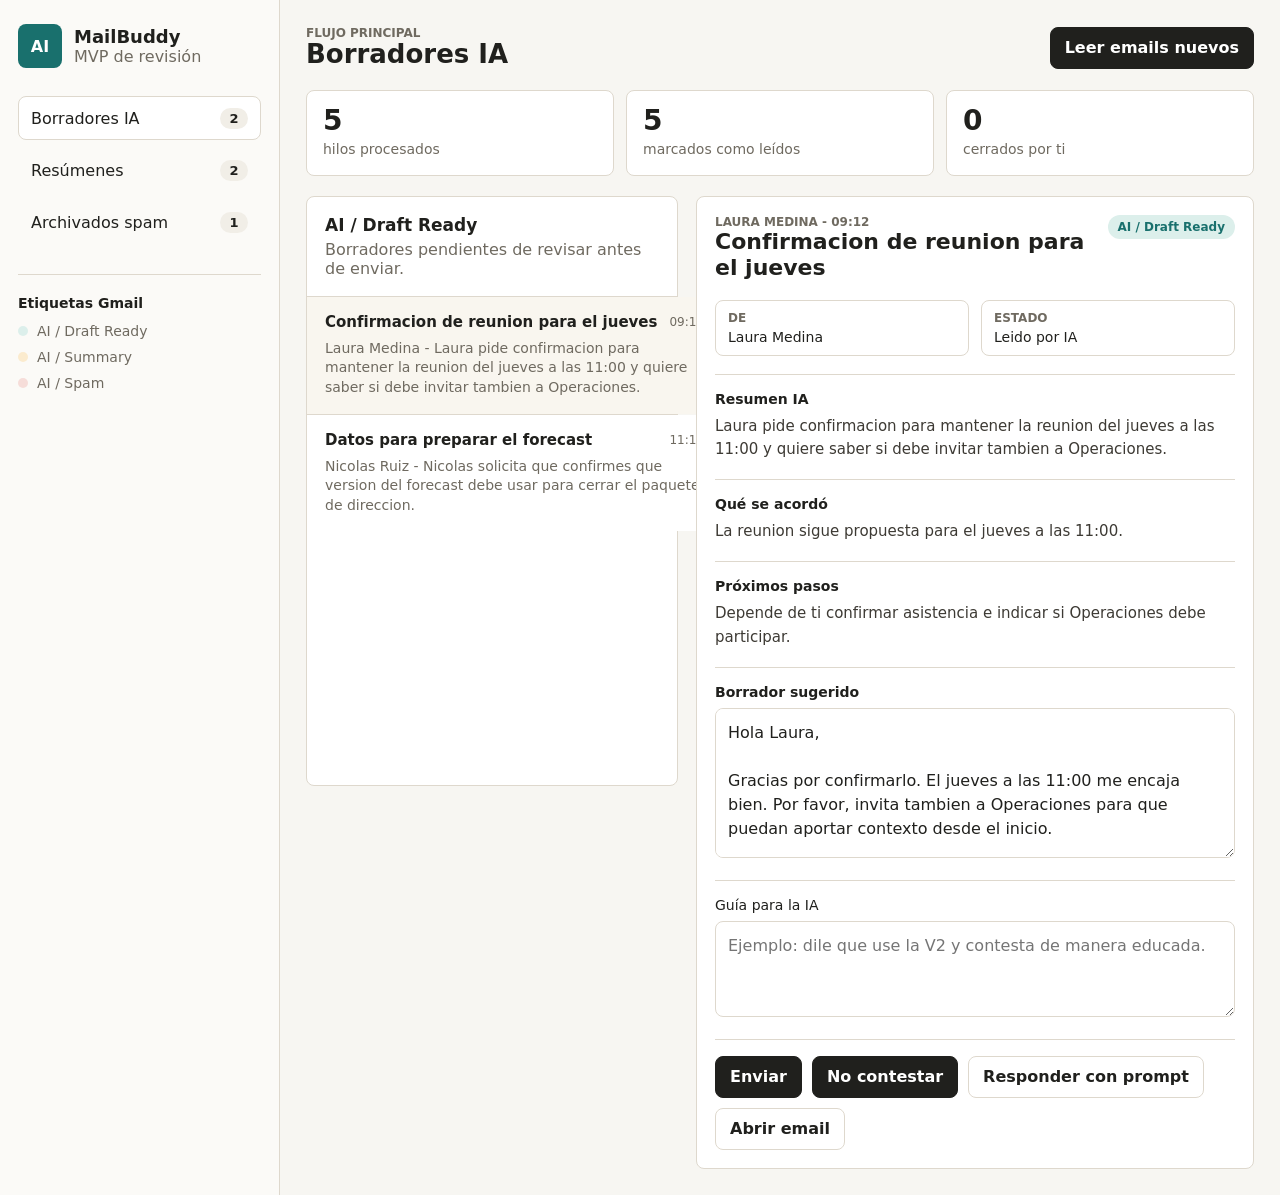
<file: gmail-ai-copilot-mvp/index.html>
<!doctype html>
<html lang="es">
  <head>
    <meta charset="utf-8" />
    <meta name="viewport" content="width=device-width, initial-scale=1" />
    <title>MailBuddy MVP</title>
    <link rel="stylesheet" href="./styles.css" />
  </head>
  <body>
    <main class="app-shell">
      <aside class="sidebar" aria-label="Colas IA">
        <div class="brand">
          <span class="brand-mark" aria-hidden="true">AI</span>
          <div>
            <h1>MailBuddy</h1>
            <p>MVP de revisión</p>
          </div>
        </div>

        <nav class="queue-nav" aria-label="Vistas">
          <button class="nav-item active" data-view="drafts">
            <span>Borradores IA</span>
            <strong id="draftCount">0</strong>
          </button>
          <button class="nav-item" data-view="summaries">
            <span>Resúmenes</span>
            <strong id="summaryCount">0</strong>
          </button>
          <button class="nav-item" data-view="spam">
            <span>Archivados spam</span>
            <strong id="spamCount">0</strong>
          </button>
        </nav>

        <section class="labels" aria-label="Etiquetas Gmail">
          <h2>Etiquetas Gmail</h2>
          <p><span class="label-dot draft"></span>AI / Draft Ready</p>
          <p><span class="label-dot summary"></span>AI / Summary</p>
          <p><span class="label-dot spam"></span>AI / Spam</p>
        </section>
      </aside>

      <section class="workspace">
        <header class="topbar">
          <div>
            <p class="eyebrow">Flujo principal</p>
            <h2 id="viewTitle">Borradores IA</h2>
          </div>
          <button class="primary-action" id="processButton" type="button">
            Leer emails nuevos
          </button>
        </header>

        <section class="metrics" aria-label="Resumen operativo">
          <article>
            <span id="processedCount">0</span>
            <p>hilos procesados</p>
          </article>
          <article>
            <span id="readCount">0</span>
            <p>marcados como leídos</p>
          </article>
          <article>
            <span id="reviewedCount">0</span>
            <p>cerrados por ti</p>
          </article>
        </section>

        <div class="content-grid">
          <section class="thread-list" aria-label="Hilos">
            <div class="list-header">
              <h3 id="listTitle">AI / Draft Ready</h3>
              <p id="listHint">Borradores pendientes de revisar antes de enviar.</p>
            </div>
            <div id="threadList" class="thread-items"></div>
          </section>

          <section class="review-panel" aria-label="Panel lateral IA">
            <div id="emptyPanel" class="empty-panel">
              <h3>Sin hilo seleccionado</h3>
              <p>Elige un hilo de la cola o procesa emails nuevos.</p>
            </div>

            <article id="reviewCard" class="review-card hidden">
              <div class="card-header">
                <div>
                  <p id="cardMeta" class="eyebrow">Email</p>
                  <h3 id="cardSubject"></h3>
                </div>
                <span id="cardLabel" class="status-label"></span>
              </div>

              <dl class="email-meta">
                <div>
                  <dt>De</dt>
                  <dd id="cardSender"></dd>
                </div>
                <div>
                  <dt>Estado</dt>
                  <dd id="cardReadState"></dd>
                </div>
              </dl>

              <section class="panel-section">
                <h4>Resumen IA</h4>
                <p id="cardSummary"></p>
              </section>

              <section id="agreementBlock" class="panel-section">
                <h4>Qué se acordó</h4>
                <p id="cardAgreements"></p>
              </section>

              <section id="nextBlock" class="panel-section">
                <h4>Próximos pasos</h4>
                <p id="cardNextSteps"></p>
              </section>

              <section id="draftBlock" class="panel-section draft-block hidden">
                <h4>Borrador sugerido</h4>
                <textarea id="draftText" aria-label="Borrador sugerido"></textarea>
              </section>

              <section id="promptBlock" class="panel-section prompt-block hidden">
                <label for="promptInput">Guía para la IA</label>
                <textarea
                  id="promptInput"
                  placeholder="Ejemplo: dile que use la V2 y contesta de manera educada."
                ></textarea>
              </section>

              <div class="action-row" id="actionRow"></div>
            </article>
          </section>
        </div>
      </section>
    </main>

    <div id="toast" class="toast" role="status" aria-live="polite"></div>
    <script src="./app.js?v=5"></script>
  </body>
</html>
</file>
<file: gmail-ai-copilot-mvp/styles.css>
:root {
  color-scheme: light;
  --bg: #f7f6f2;
  --surface: #ffffff;
  --surface-strong: #f1eee7;
  --ink: #20201d;
  --muted: #6f6a60;
  --line: #ded8cd;
  --teal: #19706d;
  --teal-soft: #dcefeb;
  --amber: #9b681d;
  --amber-soft: #fbebce;
  --red: #a23b33;
  --red-soft: #f6ddd9;
  --focus: #2f7f7b;
  font-family:
    Inter, ui-sans-serif, system-ui, -apple-system, BlinkMacSystemFont, "Segoe UI",
    sans-serif;
}

* {
  box-sizing: border-box;
}

body {
  margin: 0;
  min-height: 100vh;
  background: var(--bg);
  color: var(--ink);
}

button,
textarea {
  font: inherit;
}

button {
  cursor: pointer;
}

.app-shell {
  display: grid;
  grid-template-columns: 280px minmax(0, 1fr);
  min-height: 100vh;
}

.sidebar {
  border-right: 1px solid var(--line);
  background: #fbfaf7;
  padding: 24px 18px;
}

.brand {
  display: flex;
  align-items: center;
  gap: 12px;
  margin-bottom: 28px;
}

.brand-mark {
  display: grid;
  width: 44px;
  height: 44px;
  place-items: center;
  border-radius: 8px;
  background: var(--teal);
  color: white;
  font-weight: 800;
}

.brand h1,
.brand p,
.topbar h2,
.topbar p,
.labels h2,
.labels p,
.list-header h3,
.list-header p,
.review-card h3,
.review-card h4,
.review-card p {
  margin: 0;
}

.brand h1 {
  font-size: 18px;
  line-height: 1.2;
}

.brand p,
.labels p,
.list-header p,
.email-meta,
.eyebrow {
  color: var(--muted);
}

.queue-nav {
  display: grid;
  gap: 8px;
}

.nav-item {
  display: flex;
  align-items: center;
  justify-content: space-between;
  min-height: 44px;
  border: 1px solid transparent;
  border-radius: 8px;
  background: transparent;
  padding: 10px 12px;
  color: var(--ink);
  text-align: left;
}

.nav-item:hover,
.nav-item.active {
  border-color: var(--line);
  background: var(--surface);
}

.nav-item strong {
  min-width: 28px;
  border-radius: 999px;
  background: var(--surface-strong);
  padding: 3px 8px;
  text-align: center;
  font-size: 13px;
}

.labels {
  margin-top: 30px;
  border-top: 1px solid var(--line);
  padding-top: 20px;
}

.labels h2 {
  margin-bottom: 12px;
  font-size: 14px;
}

.labels p {
  display: flex;
  align-items: center;
  gap: 9px;
  margin-bottom: 10px;
  font-size: 14px;
}

.label-dot {
  width: 10px;
  height: 10px;
  border-radius: 999px;
}

.label-dot.draft,
.status-label.draft {
  background: var(--teal-soft);
  color: var(--teal);
}

.label-dot.summary,
.status-label.summary {
  background: var(--amber-soft);
  color: var(--amber);
}

.label-dot.spam,
.status-label.spam {
  background: var(--red-soft);
  color: var(--red);
}

.workspace {
  min-width: 0;
  padding: 26px;
}

.topbar {
  display: flex;
  align-items: center;
  justify-content: space-between;
  gap: 18px;
  margin-bottom: 20px;
}

.eyebrow {
  margin-bottom: 4px;
  font-size: 12px;
  font-weight: 700;
  letter-spacing: 0;
  text-transform: uppercase;
}

.topbar h2 {
  font-size: 26px;
  line-height: 1.15;
}

.primary-action,
.action-row button {
  min-height: 42px;
  border: 1px solid var(--ink);
  border-radius: 8px;
  background: var(--ink);
  color: white;
  padding: 9px 14px;
  font-weight: 700;
}

.primary-action:hover,
.action-row button:hover {
  background: #3a3832;
}

.metrics {
  display: grid;
  grid-template-columns: repeat(3, minmax(0, 1fr));
  gap: 12px;
  margin-bottom: 20px;
}

.metrics article {
  min-height: 86px;
  border: 1px solid var(--line);
  border-radius: 8px;
  background: var(--surface);
  padding: 16px;
}

.metrics span {
  display: block;
  margin-bottom: 6px;
  font-size: 28px;
  font-weight: 800;
  line-height: 1;
}

.metrics p {
  margin: 0;
  color: var(--muted);
  font-size: 14px;
}

.content-grid {
  display: grid;
  grid-template-columns: minmax(300px, 0.9fr) minmax(380px, 1.35fr);
  gap: 18px;
  align-items: start;
}

.thread-list,
.review-panel {
  min-height: 590px;
  border: 1px solid var(--line);
  border-radius: 8px;
  background: var(--surface);
}

.list-header {
  border-bottom: 1px solid var(--line);
  padding: 18px;
}

.list-header h3 {
  margin-bottom: 5px;
  font-size: 17px;
}

.thread-items {
  display: grid;
  gap: 1px;
  background: var(--line);
}

.thread-item {
  display: grid;
  gap: 8px;
  width: 100%;
  border: 0;
  background: var(--surface);
  padding: 16px 18px;
  color: var(--ink);
  text-align: left;
}

.thread-item:hover,
.thread-item.active {
  background: #f9f6ef;
}

.thread-title {
  display: flex;
  align-items: center;
  justify-content: space-between;
  gap: 12px;
}

.thread-title strong {
  overflow: hidden;
  font-size: 15px;
  text-overflow: ellipsis;
  white-space: nowrap;
}

.thread-title span {
  flex: 0 0 auto;
  color: var(--muted);
  font-size: 12px;
}

.thread-preview {
  margin: 0;
  color: var(--muted);
  font-size: 14px;
  line-height: 1.4;
}

.review-panel {
  padding: 18px;
}

.empty-panel {
  display: grid;
  min-height: 552px;
  place-content: center;
  text-align: center;
}

.empty-panel h3 {
  margin: 0 0 6px;
}

.empty-panel p {
  margin: 0;
  color: var(--muted);
}

.hidden {
  display: none !important;
}

.review-card {
  display: grid;
  gap: 18px;
}

.card-header {
  display: flex;
  align-items: start;
  justify-content: space-between;
  gap: 14px;
}

.card-header h3 {
  font-size: 22px;
  line-height: 1.2;
}

.status-label {
  flex: 0 0 auto;
  border-radius: 999px;
  padding: 5px 10px;
  font-size: 12px;
  font-weight: 800;
}

.email-meta {
  display: grid;
  grid-template-columns: repeat(2, minmax(0, 1fr));
  gap: 12px;
  margin: 0;
}

.email-meta div {
  border: 1px solid var(--line);
  border-radius: 8px;
  padding: 10px 12px;
}

.email-meta dt {
  margin-bottom: 4px;
  font-size: 12px;
  font-weight: 800;
  text-transform: uppercase;
}

.email-meta dd {
  margin: 0;
  color: var(--ink);
  font-size: 14px;
}

.panel-section {
  border-top: 1px solid var(--line);
  padding-top: 16px;
}

.panel-section h4,
.prompt-block label {
  display: block;
  margin-bottom: 8px;
  font-size: 14px;
}

.panel-section p {
  color: #3d3a34;
  font-size: 15px;
  line-height: 1.55;
}

textarea {
  width: 100%;
  min-height: 150px;
  resize: vertical;
  border: 1px solid var(--line);
  border-radius: 8px;
  padding: 12px;
  color: var(--ink);
  line-height: 1.5;
}

textarea:focus,
button:focus-visible {
  outline: 3px solid color-mix(in srgb, var(--focus), transparent 72%);
  outline-offset: 2px;
}

.prompt-block textarea {
  min-height: 96px;
}

.action-row {
  display: flex;
  flex-wrap: wrap;
  gap: 10px;
  border-top: 1px solid var(--line);
  padding-top: 16px;
}

.action-row button.secondary {
  border-color: var(--line);
  background: var(--surface);
  color: var(--ink);
}

.action-row button.secondary:hover {
  background: var(--surface-strong);
}

.action-row button.warning {
  border-color: var(--red);
  background: var(--red-soft);
  color: var(--red);
}

.toast {
  position: fixed;
  right: 24px;
  bottom: 24px;
  max-width: min(420px, calc(100vw - 48px));
  transform: translateY(18px);
  border: 1px solid var(--line);
  border-radius: 8px;
  background: var(--ink);
  color: white;
  padding: 12px 14px;
  opacity: 0;
  transition:
    opacity 160ms ease,
    transform 160ms ease;
}

.toast.show {
  transform: translateY(0);
  opacity: 1;
}

@media (max-width: 980px) {
  .app-shell {
    grid-template-columns: 1fr;
  }

  .sidebar {
    border-right: 0;
    border-bottom: 1px solid var(--line);
  }

  .queue-nav,
  .metrics,
  .content-grid {
    grid-template-columns: 1fr;
  }
}

@media (max-width: 640px) {
  .workspace,
  .sidebar {
    padding: 18px;
  }

  .topbar {
    align-items: stretch;
    flex-direction: column;
  }

  .email-meta {
    grid-template-columns: 1fr;
  }
}
</file>
